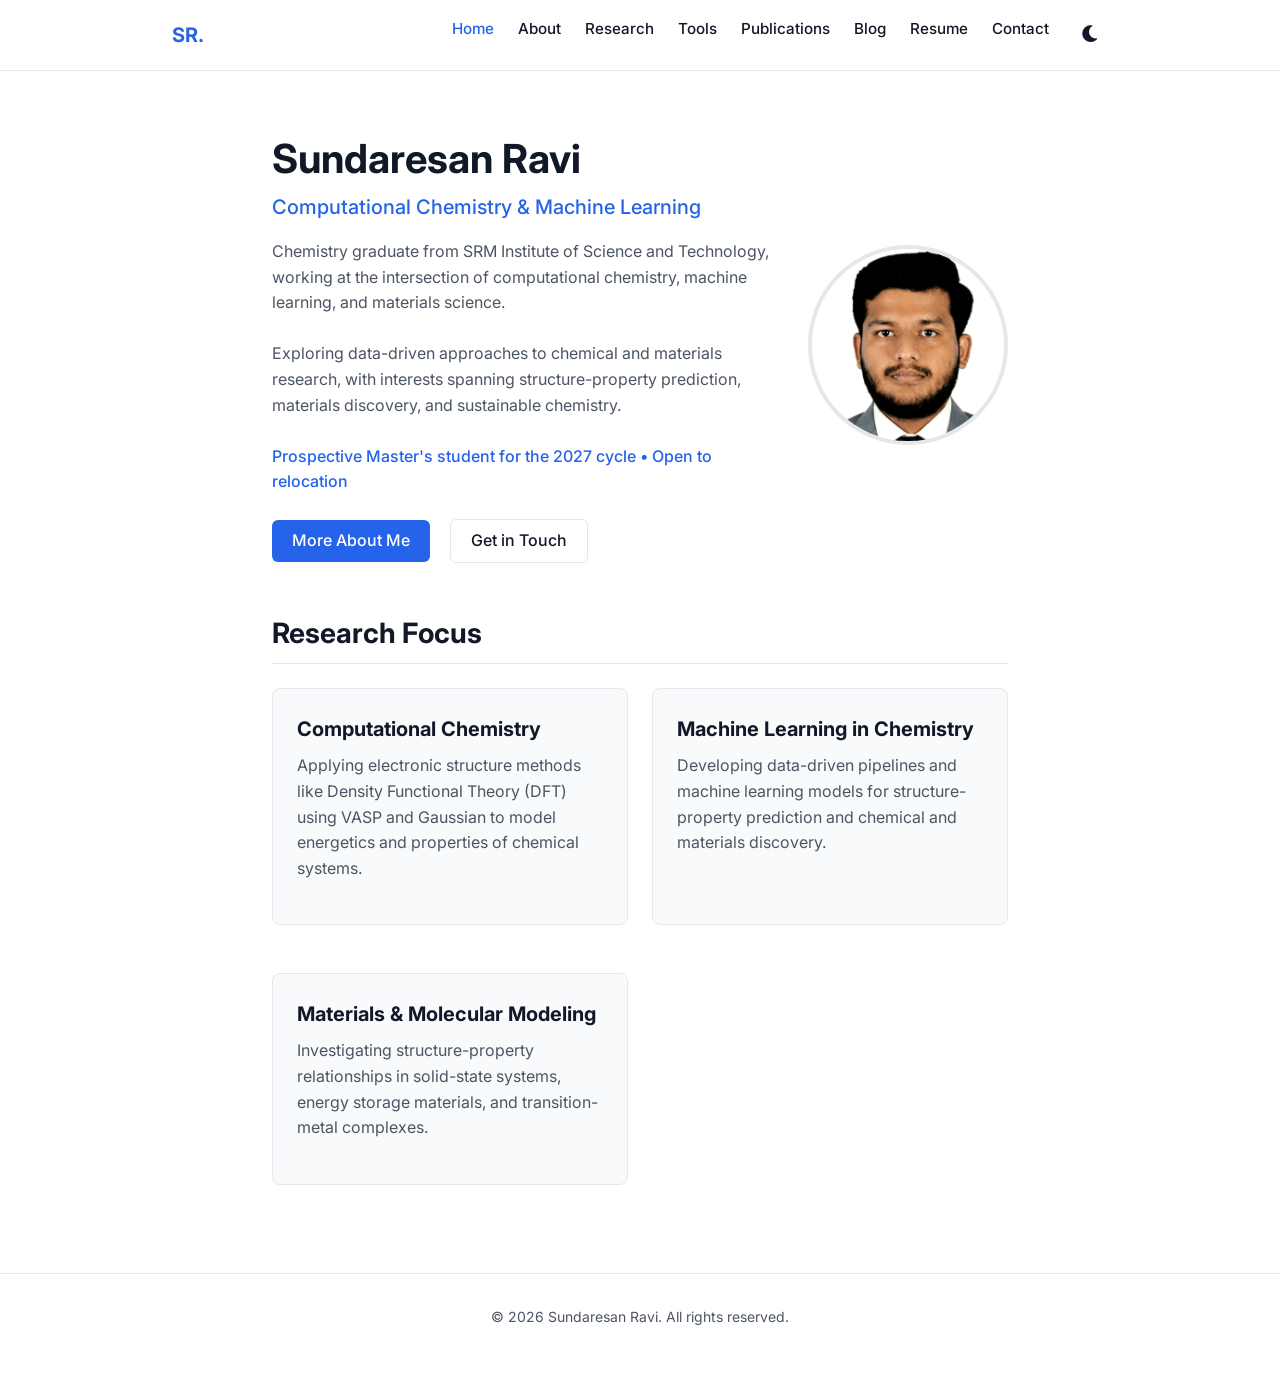
<file: index.html>
<!DOCTYPE html>
<html lang="en">
<head>
  <meta charset="UTF-8">
  <meta name="viewport" content="width=device-width, initial-scale=1.0">
  <meta name="description" content="Sundaresan Ravi - Chemistry Graduate in Computational Chemistry, Machine Learning & Materials Science">
  <title>Sundaresan Ravi | Computational Chemistry & Machine Learning</title>
  <link rel="canonical" href="https://sundaresanravi-aichem.github.io/">

  <link rel="preconnect" href="https://fonts.googleapis.com">
  <link rel="preconnect" href="https://fonts.gstatic.com" crossorigin>
  <link rel="preconnect" href="https://cdnjs.cloudflare.com" crossorigin>
  <link rel="preload" as="image" href="images/profile.png">

  <link rel="stylesheet" href="css/style.css">
  <link href="https://fonts.googleapis.com/css2?family=Inter:wght@400;500;700&display=swap" rel="stylesheet">
  <link rel="stylesheet" href="https://cdnjs.cloudflare.com/ajax/libs/font-awesome/6.0.0/css/all.min.css">

  <!-- Open Graph / Facebook -->
  <meta property="og:type" content="website">
  <meta property="og:url" content="https://sundaresanravi-aichem.github.io/">
  <meta property="og:title" content="Sundaresan Ravi | Computational Chemistry & Machine Learning">
  <meta property="og:description" content="Chemistry graduate exploring computational chemistry, machine learning, and data-driven materials research.">
  <meta property="og:image" content="https://sundaresanravi-aichem.github.io/images/og-image.jpg">

  <!-- Twitter -->
  <meta property="twitter:card" content="summary_large_image">
  <meta property="twitter:url" content="https://sundaresanravi-aichem.github.io/">
  <meta property="twitter:title" content="Sundaresan Ravi | Computational Chemistry & Machine Learning">
  <meta property="twitter:description" content="Chemistry graduate exploring computational chemistry, machine learning, and data-driven materials research.">
  <meta property="twitter:image" content="https://sundaresanravi-aichem.github.io/images/og-image.jpg">
  
  <script type="application/ld+json">
  {
    "@context": "https://schema.org",
    "@type": "Person",
    "name": "Sundaresan Ravi",
    "url": "https://sundaresanravi-aichem.github.io/",
    "jobTitle": "Chemistry Graduate",
    "worksFor": {
      "@type": "Organization",
      "name": "SRM Institute of Science and Technology"
    }
  }
  </script>
</head>
<body>
  <header>
    <nav>
      <div class="logo">
        <a href="index.html" style="font-weight: 700; font-size: 1.25rem;">SR.</a>
      </div>
      <button class="mobile-menu-btn" id="mobile-menu-btn" aria-label="Toggle navigation menu" aria-expanded="false">
        <i class="fas fa-bars"></i>
      </button>
      <ul class="nav-links" id="nav-links">
        <li><a href="index.html">Home</a></li>
        <li><a href="about.html">About</a></li>
        <li><a href="research.html">Research</a></li>
        <li><a href="tools.html">Tools</a></li>
        <li><a href="publications.html">Publications</a></li>
        <li><a href="blog.html">Blog</a></li>
        <li><a href="resume.html">Resume</a></li>
        <li><a href="contact.html">Contact</a></li>
        <li>
          <button class="theme-toggle" id="theme-toggle" aria-label="Toggle dark mode">
            <i class="fas fa-moon"></i>
          </button>
        </li>
      </ul>
    </nav>
  </header>

  <main class="fade-in">
    <section class="hero">
      <div class="hero-text">
        <h1>Sundaresan Ravi</h1>
        <p class="tagline">Computational Chemistry & Machine Learning</p>
        <p>
          Chemistry graduate from SRM Institute of Science and Technology, working at the intersection of 
          computational chemistry, machine learning, and materials science.
          <br><br>
          Exploring data-driven approaches to chemical and materials research, with interests spanning 
          structure-property prediction, materials discovery, and sustainable chemistry.
          <br><br>
          <span style="font-weight: 500; color: var(--accent-color);">Prospective Master's student for the 2027 cycle &bull; Open to relocation</span>
        </p>
        <div style="margin-top: 1.5rem;">
          <a href="about.html" class="btn btn-primary" style="margin-right: 1rem;">More About Me</a>
          <a href="contact.html" class="btn btn-outline">Get in Touch</a>
        </div>
      </div>
      <div class="hero-image" style="flex-shrink: 0;">
        <img src="images/profile.png" alt="Sundaresan Ravi" width="200" height="200" style="border-radius: 50%; object-fit: cover; border: 4px solid var(--border-color);">
      </div>
    </section>

    <section>
      <h2>Research Focus</h2>
      <div style="display: grid; grid-template-columns: repeat(auto-fit, minmax(300px, 1fr)); gap: 1.5rem; margin-top: 1.5rem;">
        <div class="card">
          <h3>Computational Chemistry</h3>
          <p>Applying electronic structure methods like Density Functional Theory (DFT) using VASP and Gaussian to model energetics and properties of chemical systems.</p>
        </div>
        <div class="card">
          <h3>Machine Learning in Chemistry</h3>
          <p>Developing data-driven pipelines and machine learning models for structure-property prediction and chemical and materials discovery.</p>
        </div>
        <div class="card">
          <h3>Materials & Molecular Modeling</h3>
          <p>Investigating structure-property relationships in solid-state systems, energy storage materials, and transition-metal complexes.</p>
        </div>
      </div>
    </section>
  </main>

  <footer>
    <p>&copy; 2026 Sundaresan Ravi. All rights reserved.</p>
  </footer>
  <script src="js/main.js"></script>
</body>
</html>
</file>
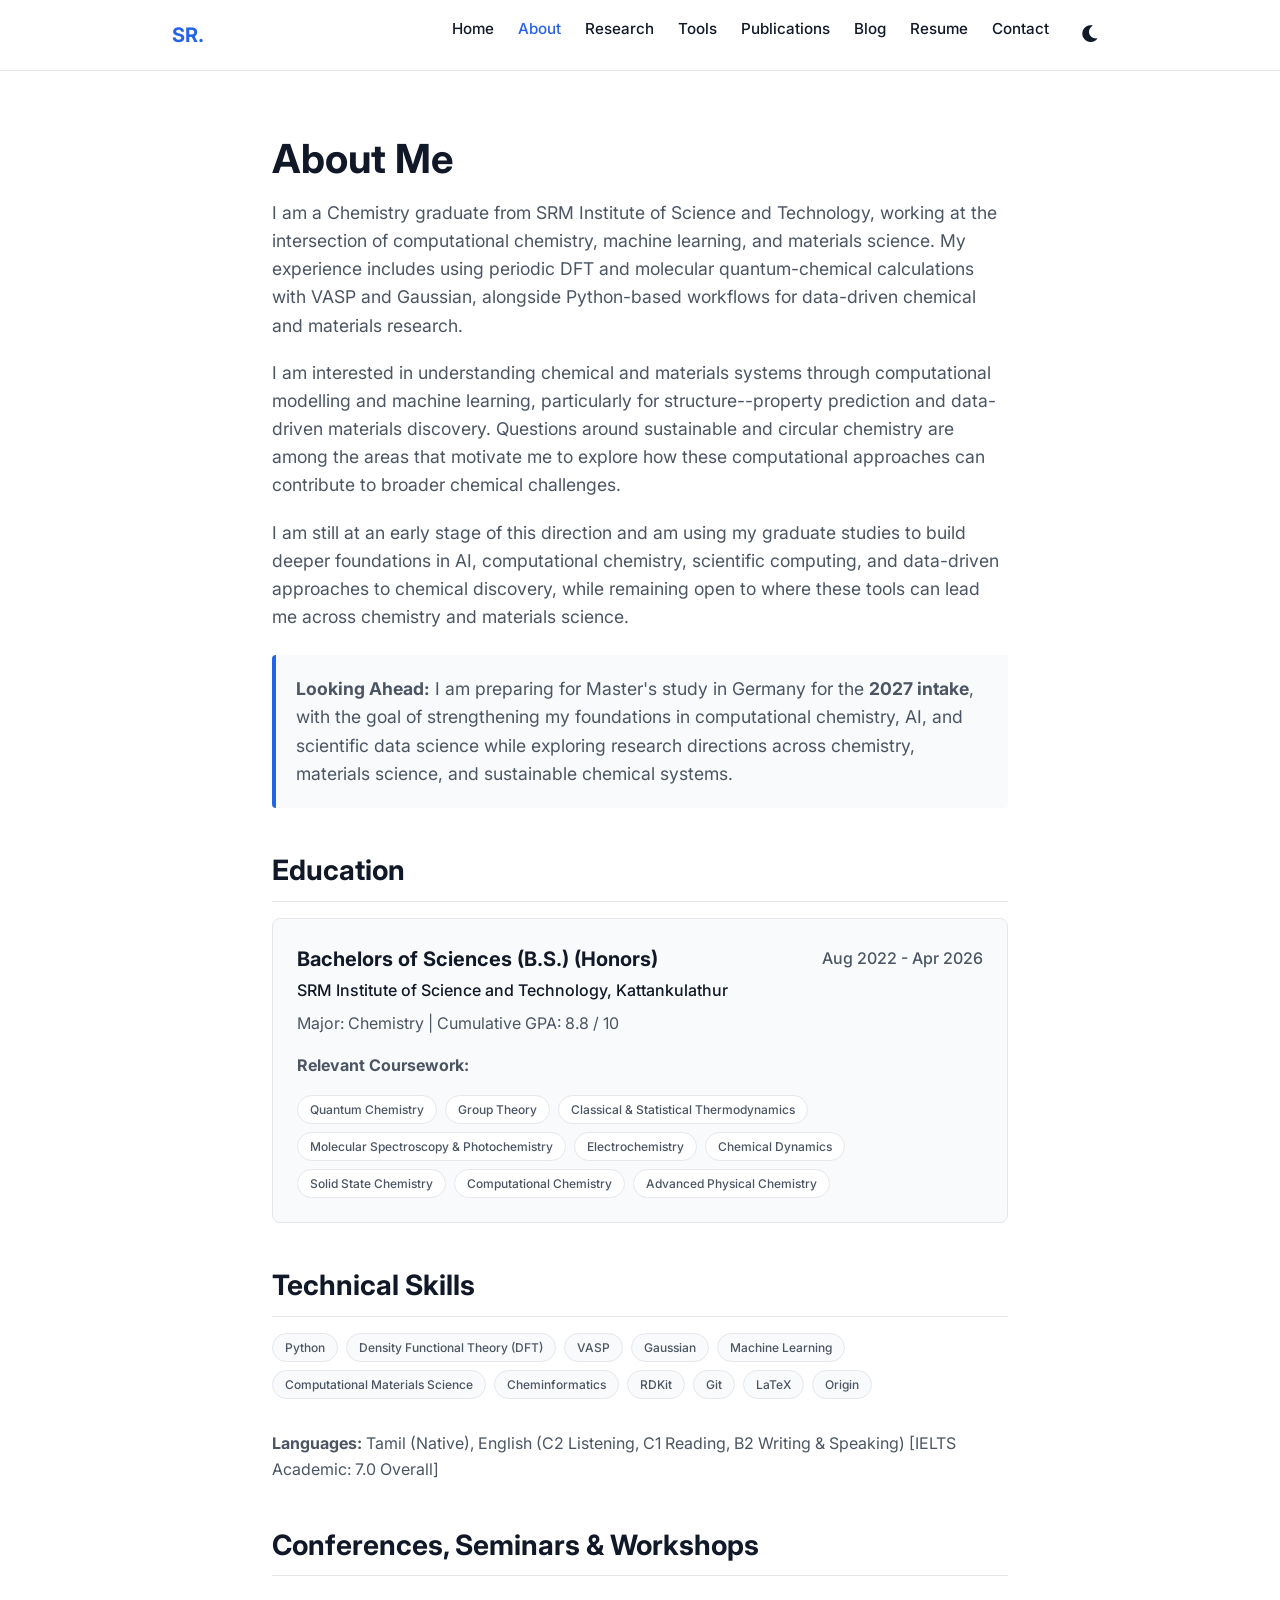
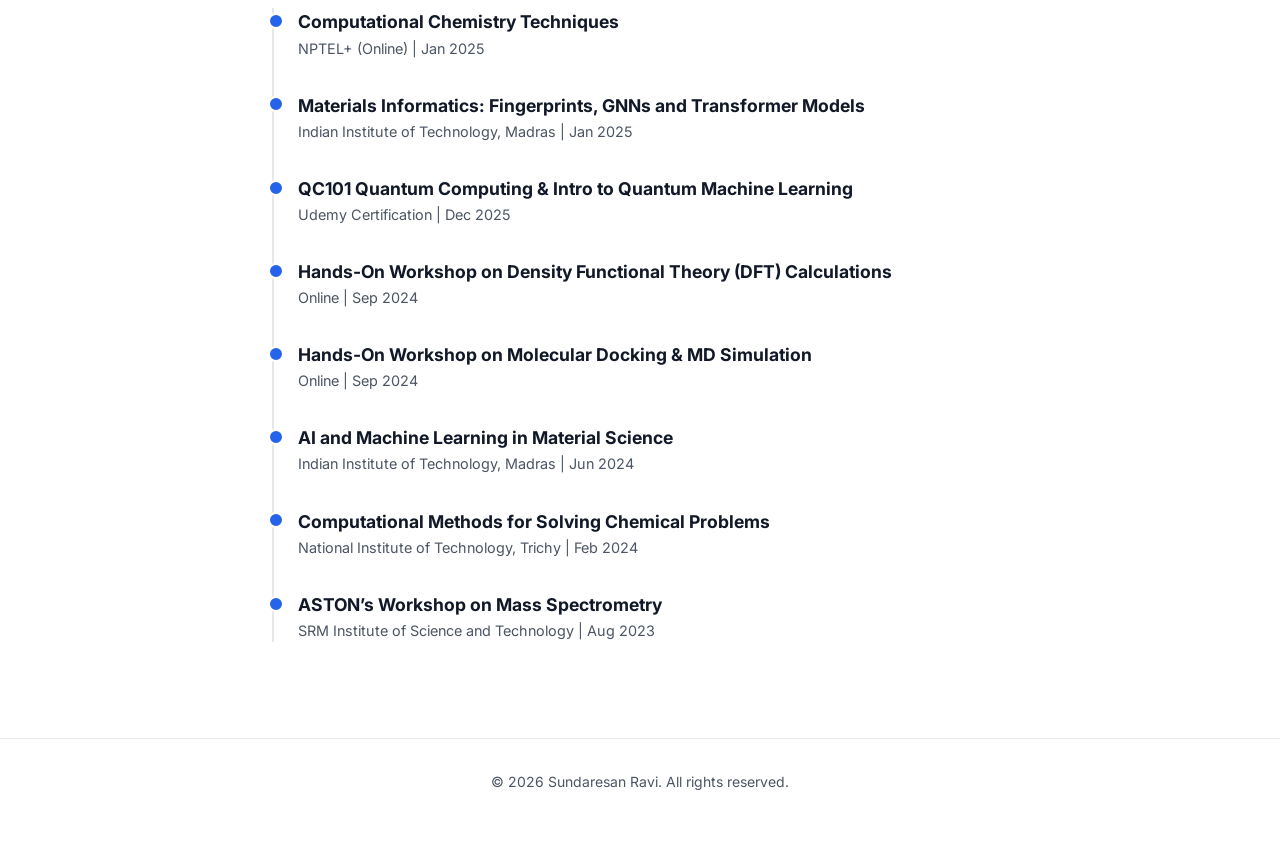
<file: about.html>
<!DOCTYPE html>
<html lang="en">
<head>
  <meta charset="UTF-8">
  <meta name="viewport" content="width=device-width, initial-scale=1.0">
  <meta name="description" content="About Sundaresan Ravi - Education, Skills, and Timeline">
  <title>About | Sundaresan Ravi</title>
  <link rel="stylesheet" href="css/style.css">
  <link href="https://fonts.googleapis.com/css2?family=Inter:wght@400;500;700&display=swap" rel="stylesheet">
  <link rel="stylesheet" href="https://cdnjs.cloudflare.com/ajax/libs/font-awesome/6.0.0/css/all.min.css">
</head>
<body>
  <header>
    <nav>
      <div class="logo">
        <a href="index.html" style="font-weight: 700; font-size: 1.25rem;">SR.</a>
      </div>
      <button class="mobile-menu-btn" id="mobile-menu-btn" aria-label="Toggle navigation menu" aria-expanded="false">
        <i class="fas fa-bars"></i>
      </button>
      <ul class="nav-links" id="nav-links">
        <li><a href="index.html">Home</a></li>
        <li><a href="about.html">About</a></li>
        <li><a href="research.html">Research</a></li>
        <li><a href="tools.html">Tools</a></li>
        <li><a href="publications.html">Publications</a></li>
        <li><a href="blog.html">Blog</a></li>
        <li><a href="resume.html">Resume</a></li>
        <li><a href="contact.html">Contact</a></li>
        <li>
          <button class="theme-toggle" id="theme-toggle" aria-label="Toggle dark mode">
            <i class="fas fa-moon"></i>
          </button>
        </li>
      </ul>
    </nav>
  </header>

  <main class="fade-in">
    <h1>About Me</h1>
    <p style="font-size: 1.1rem;">
      I am a Chemistry graduate from SRM Institute of Science and Technology, working at the intersection of 
      computational chemistry, machine learning, and materials science. My experience includes using periodic 
      DFT and molecular quantum-chemical calculations with VASP and Gaussian, alongside Python-based workflows 
      for data-driven chemical and materials research.
    </p>

    <p style="font-size: 1.1rem;">
      I am interested in understanding chemical and materials systems through computational modelling and 
      machine learning, particularly for structure--property prediction and data-driven materials discovery. 
      Questions around sustainable and circular chemistry are among the areas that motivate me to explore how 
      these computational approaches can contribute to broader chemical challenges.
    </p>
    
    <p style="font-size: 1.1rem;">
      I am still at an early stage of this direction and am using my graduate studies to build deeper foundations 
      in AI, computational chemistry, scientific computing, and data-driven approaches to chemical discovery, 
      while remaining open to where these tools can lead me across chemistry and materials science.
    </p>
    
    <p style="font-size: 1.1rem; padding: 1.25rem; background: var(--card-bg); border-left: 4px solid var(--accent-color); margin-top: 1.5rem; margin-bottom: 2rem; border-radius: 4px;">
      <strong>Looking Ahead:</strong> I am preparing for Master's study in Germany for the <strong>2027 intake</strong>, 
      with the goal of strengthening my foundations in computational chemistry, AI, and scientific data science 
      while exploring research directions across chemistry, materials science, and sustainable chemical systems.
    </p>

    <h2>Education</h2>
    <div class="card">
      <div style="display: flex; justify-content: space-between; align-items: flex-start; flex-wrap: wrap;">
        <div>
          <h3 style="margin-bottom: 0.2rem;">Bachelors of Sciences (B.S.) (Honors)</h3>
          <p style="margin-bottom: 0.5rem; font-weight: 500; color: var(--text-main);">SRM Institute of Science and Technology, Kattankulathur</p>
          <p style="margin-bottom: 0;">Major: Chemistry | Cumulative GPA: 8.8 / 10</p>
        </div>
        <div style="color: var(--text-muted); font-weight: 500; margin-top: 0.2rem;">
          Aug 2022 - Apr 2026
        </div>
      </div>
      <div style="margin-top: 1rem;">
        <p style="margin-bottom: 0.5rem;"><strong>Relevant Coursework:</strong></p>
        <div class="tag-list">
          <span class="tag">Quantum Chemistry</span>
          <span class="tag">Group Theory</span>
          <span class="tag">Classical & Statistical Thermodynamics</span>
          <span class="tag">Molecular Spectroscopy & Photochemistry</span>
          <span class="tag">Electrochemistry</span>
          <span class="tag">Chemical Dynamics</span>
          <span class="tag">Solid State Chemistry</span>
          <span class="tag">Computational Chemistry</span>
          <span class="tag">Advanced Physical Chemistry</span>
        </div>
      </div>
    </div>

    <h2>Technical Skills</h2>
    <div class="tag-list" style="margin-bottom: 2rem;">
      <span class="tag" style="background-color: var(--card-bg);">Python</span>
      <span class="tag" style="background-color: var(--card-bg);">Density Functional Theory (DFT)</span>
      <span class="tag" style="background-color: var(--card-bg);">VASP</span>
      <span class="tag" style="background-color: var(--card-bg);">Gaussian</span>
      <span class="tag" style="background-color: var(--card-bg);">Machine Learning</span>
      <span class="tag" style="background-color: var(--card-bg);">Computational Materials Science</span>
      <span class="tag" style="background-color: var(--card-bg);">Cheminformatics</span>
      <span class="tag" style="background-color: var(--card-bg);">RDKit</span>
      <span class="tag" style="background-color: var(--card-bg);">Git</span>
      <span class="tag" style="background-color: var(--card-bg);">LaTeX</span>
      <span class="tag" style="background-color: var(--card-bg);">Origin</span>
    </div>
    
    <p><strong>Languages:</strong> Tamil (Native), English (C2 Listening, C1 Reading, B2 Writing & Speaking) [IELTS Academic: 7.0 Overall]</p>

    <h2>Conferences, Seminars & Workshops</h2>
    <div class="timeline">
      <div class="timeline-item">
        <h3 style="margin: 0; font-size: 1.1rem;">Computational Chemistry Techniques</h3>
        <p style="margin: 0; font-size: 0.9rem;">NPTEL+ (Online) | Jan 2025</p>
      </div>
      <div class="timeline-item">
        <h3 style="margin: 0; font-size: 1.1rem;">Materials Informatics: Fingerprints, GNNs and Transformer Models</h3>
        <p style="margin: 0; font-size: 0.9rem;">Indian Institute of Technology, Madras | Jan 2025</p>
      </div>
      <div class="timeline-item">
        <h3 style="margin: 0; font-size: 1.1rem;">QC101 Quantum Computing & Intro to Quantum Machine Learning</h3>
        <p style="margin: 0; font-size: 0.9rem;">Udemy Certification | Dec 2025</p>
      </div>
      <div class="timeline-item">
        <h3 style="margin: 0; font-size: 1.1rem;">Hands-On Workshop on Density Functional Theory (DFT) Calculations</h3>
        <p style="margin: 0; font-size: 0.9rem;">Online | Sep 2024</p>
      </div>
      <div class="timeline-item">
        <h3 style="margin: 0; font-size: 1.1rem;">Hands-On Workshop on Molecular Docking & MD Simulation</h3>
        <p style="margin: 0; font-size: 0.9rem;">Online | Sep 2024</p>
      </div>
      <div class="timeline-item">
        <h3 style="margin: 0; font-size: 1.1rem;">AI and Machine Learning in Material Science</h3>
        <p style="margin: 0; font-size: 0.9rem;">Indian Institute of Technology, Madras | Jun 2024</p>
      </div>
      <div class="timeline-item">
        <h3 style="margin: 0; font-size: 1.1rem;">Computational Methods for Solving Chemical Problems</h3>
        <p style="margin: 0; font-size: 0.9rem;">National Institute of Technology, Trichy | Feb 2024</p>
      </div>
      <div class="timeline-item">
        <h3 style="margin: 0; font-size: 1.1rem;">ASTON’s Workshop on Mass Spectrometry</h3>
        <p style="margin: 0; font-size: 0.9rem;">SRM Institute of Science and Technology | Aug 2023</p>
      </div>
    </div>
  </main>

  <footer>
    <p>&copy; 2026 Sundaresan Ravi. All rights reserved.</p>
  </footer>
  <script src="js/main.js"></script>
</body>
</html>
</file>
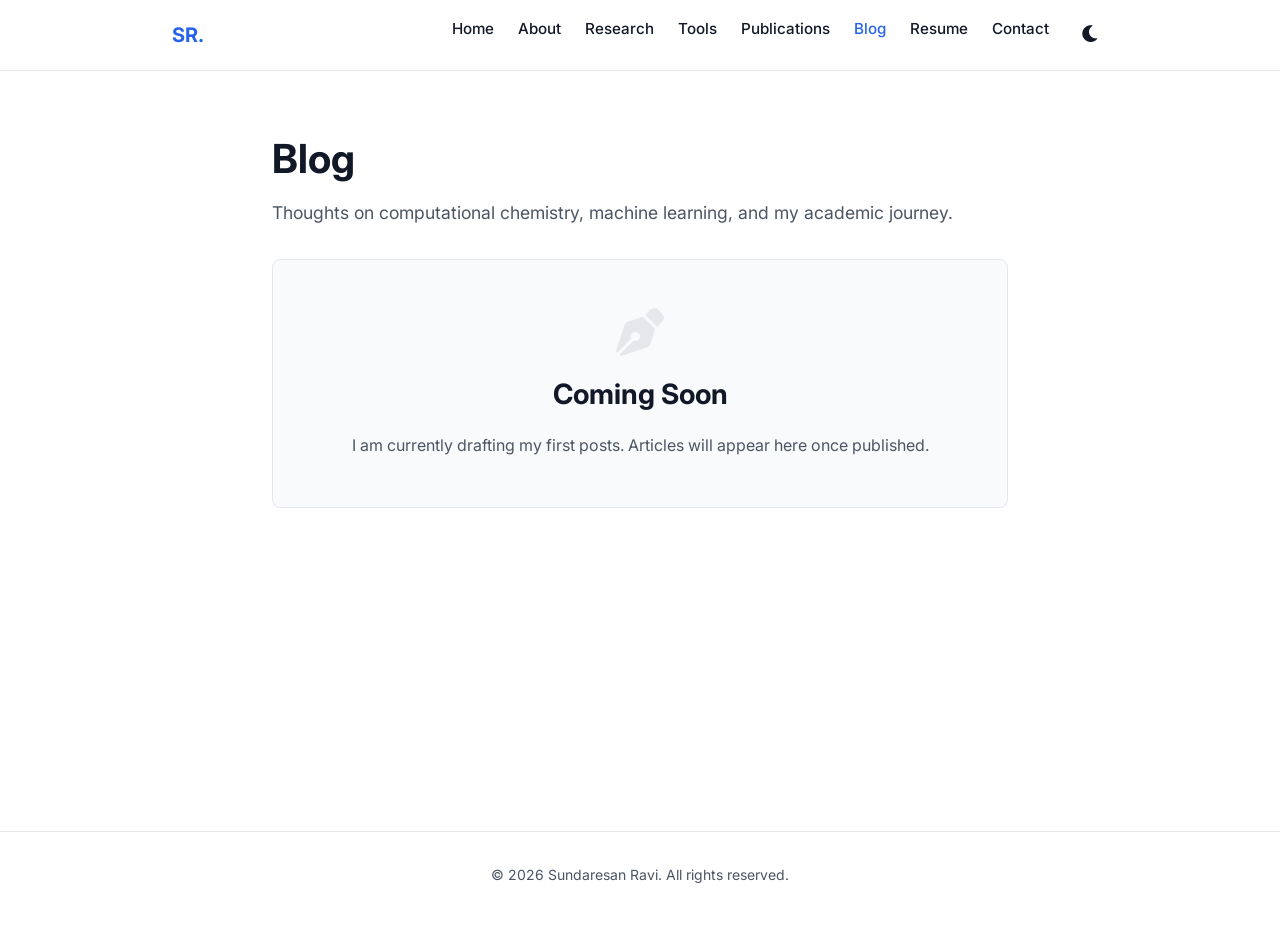
<file: blog.html>
<!DOCTYPE html>
<html lang="en">
<head>
  <meta charset="UTF-8">
  <meta name="viewport" content="width=device-width, initial-scale=1.0">
  <meta name="description" content="Blog and Articles by Sundaresan Ravi">
  <title>Blog | Sundaresan Ravi</title>
  <link rel="stylesheet" href="css/style.css">
  <link href="https://fonts.googleapis.com/css2?family=Inter:wght@400;500;700&display=swap" rel="stylesheet">
  <link rel="stylesheet" href="https://cdnjs.cloudflare.com/ajax/libs/font-awesome/6.0.0/css/all.min.css">
</head>
<body>
  <header>
    <nav>
      <div class="logo">
        <a href="index.html" style="font-weight: 700; font-size: 1.25rem;">SR.</a>
      </div>
      <button class="mobile-menu-btn" id="mobile-menu-btn" aria-label="Toggle navigation menu" aria-expanded="false">
        <i class="fas fa-bars"></i>
      </button>
      <ul class="nav-links" id="nav-links">
        <li><a href="index.html">Home</a></li>
        <li><a href="about.html">About</a></li>
        <li><a href="research.html">Research</a></li>
        <li><a href="tools.html">Tools</a></li>
        <li><a href="publications.html">Publications</a></li>
        <li><a href="blog.html">Blog</a></li>
        <li><a href="resume.html">Resume</a></li>
        <li><a href="contact.html">Contact</a></li>
        <li>
          <button class="theme-toggle" id="theme-toggle" aria-label="Toggle dark mode">
            <i class="fas fa-moon"></i>
          </button>
        </li>
      </ul>
    </nav>
  </header>

  <main class="fade-in">
    <h1>Blog</h1>
    <p style="font-size: 1.1rem; margin-bottom: 2rem;">
      Thoughts on computational chemistry, machine learning, and my academic journey.
    </p>

    <div class="card" style="text-align: center; padding: 3rem 1.5rem;">
      <i class="fas fa-pen-nib" style="font-size: 3rem; color: var(--border-color); margin-bottom: 1rem;"></i>
      <h2 style="border: none; margin-top: 0; padding-bottom: 0;">Coming Soon</h2>
      <p style="margin-bottom: 0;">I am currently drafting my first posts. Articles will appear here once published.</p>
    </div>
  </main>

  <footer>
    <p>&copy; 2026 Sundaresan Ravi. All rights reserved.</p>
  </footer>
  <script src="js/main.js"></script>
</body>
</html>
</file>
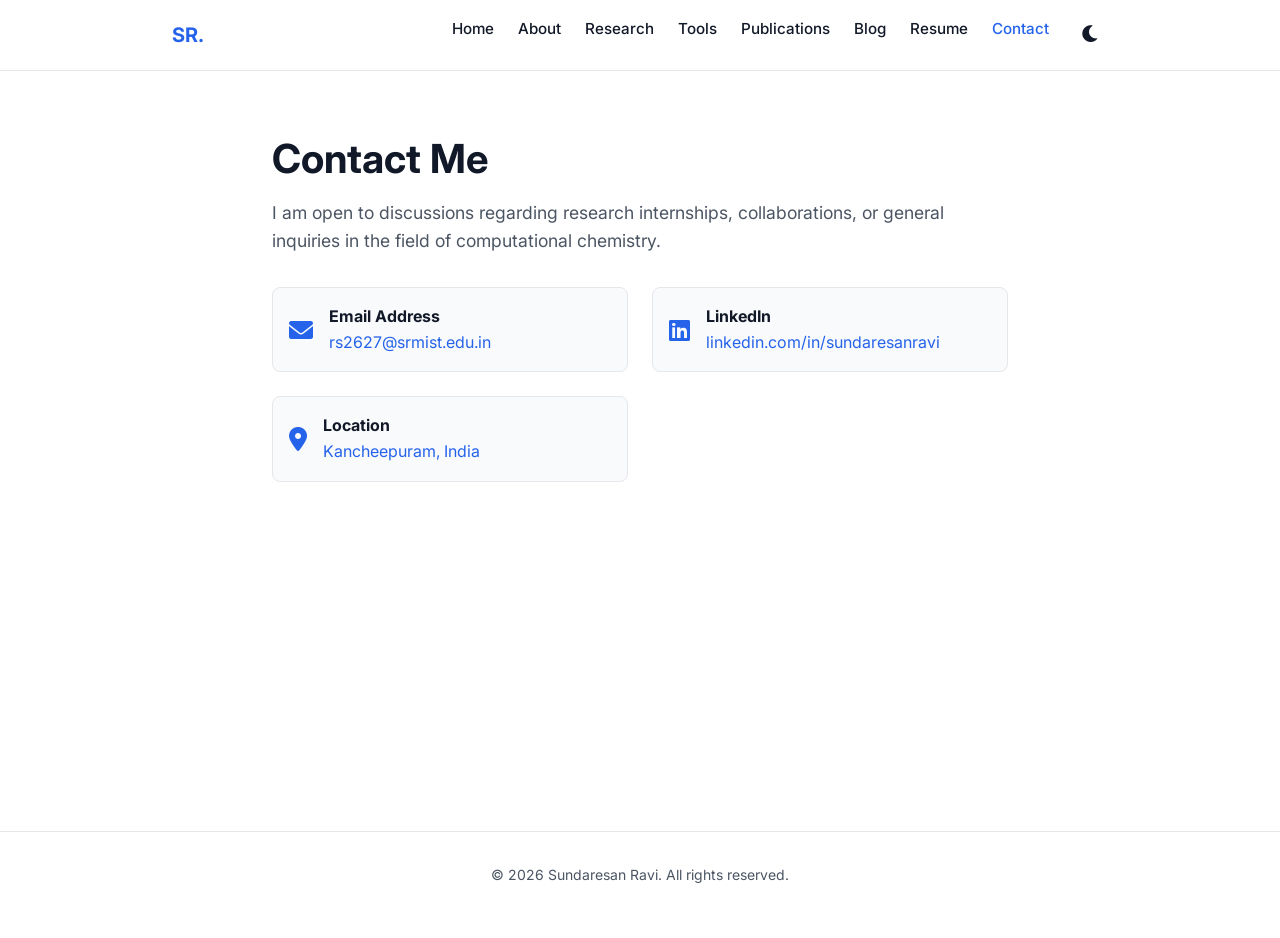
<file: contact.html>
<!DOCTYPE html>
<html lang="en">
<head>
  <meta charset="UTF-8">
  <meta name="viewport" content="width=device-width, initial-scale=1.0">
  <meta name="description" content="Contact Sundaresan Ravi">
  <title>Contact | Sundaresan Ravi</title>
  <link rel="stylesheet" href="css/style.css">
  <link href="https://fonts.googleapis.com/css2?family=Inter:wght@400;500;700&display=swap" rel="stylesheet">
  <link rel="stylesheet" href="https://cdnjs.cloudflare.com/ajax/libs/font-awesome/6.0.0/css/all.min.css">
</head>
<body>
  <header>
    <nav>
      <div class="logo">
        <a href="index.html" style="font-weight: 700; font-size: 1.25rem;">SR.</a>
      </div>
      <button class="mobile-menu-btn" id="mobile-menu-btn" aria-label="Toggle navigation menu" aria-expanded="false">
        <i class="fas fa-bars"></i>
      </button>
      <ul class="nav-links" id="nav-links">
        <li><a href="index.html">Home</a></li>
        <li><a href="about.html">About</a></li>
        <li><a href="research.html">Research</a></li>
        <li><a href="tools.html">Tools</a></li>
        <li><a href="publications.html">Publications</a></li>
        <li><a href="blog.html">Blog</a></li>
        <li><a href="resume.html">Resume</a></li>
        <li><a href="contact.html">Contact</a></li>
        <li>
          <button class="theme-toggle" id="theme-toggle" aria-label="Toggle dark mode">
            <i class="fas fa-moon"></i>
          </button>
        </li>
      </ul>
    </nav>
  </header>

  <main class="fade-in">
    <h1>Contact Me</h1>
    <p style="font-size: 1.1rem; margin-bottom: 2rem;">
      I am open to discussions regarding research internships, collaborations, or general inquiries in the field of computational chemistry.
    </p>

    <div class="contact-grid">
      <div class="contact-item">
        <i class="fas fa-envelope"></i>
        <div>
          <h3 style="margin: 0; font-size: 1rem;">Email Address</h3>
          <a href="mailto:rs2627@srmist.edu.in">rs2627@srmist.edu.in</a>
        </div>
      </div>

      <div class="contact-item">
        <i class="fab fa-linkedin"></i>
        <div>
          <h3 style="margin: 0; font-size: 1rem;">LinkedIn</h3>
          <a href="https://www.linkedin.com/in/sundaresanravi" target="_blank" rel="noopener noreferrer">linkedin.com/in/sundaresanravi</a>
        </div>
      </div>

      <div class="contact-item">
        <i class="fas fa-map-marker-alt"></i>
        <div>
          <h3 style="margin: 0; font-size: 1rem;">Location</h3>
          <p style="margin: 0; color: var(--accent-color);">Kancheepuram, India</p>
        </div>
      </div>
    </div>
  </main>

  <footer>
    <p>&copy; 2026 Sundaresan Ravi. All rights reserved.</p>
  </footer>
  <script src="js/main.js"></script>
</body>
</html>
</file>
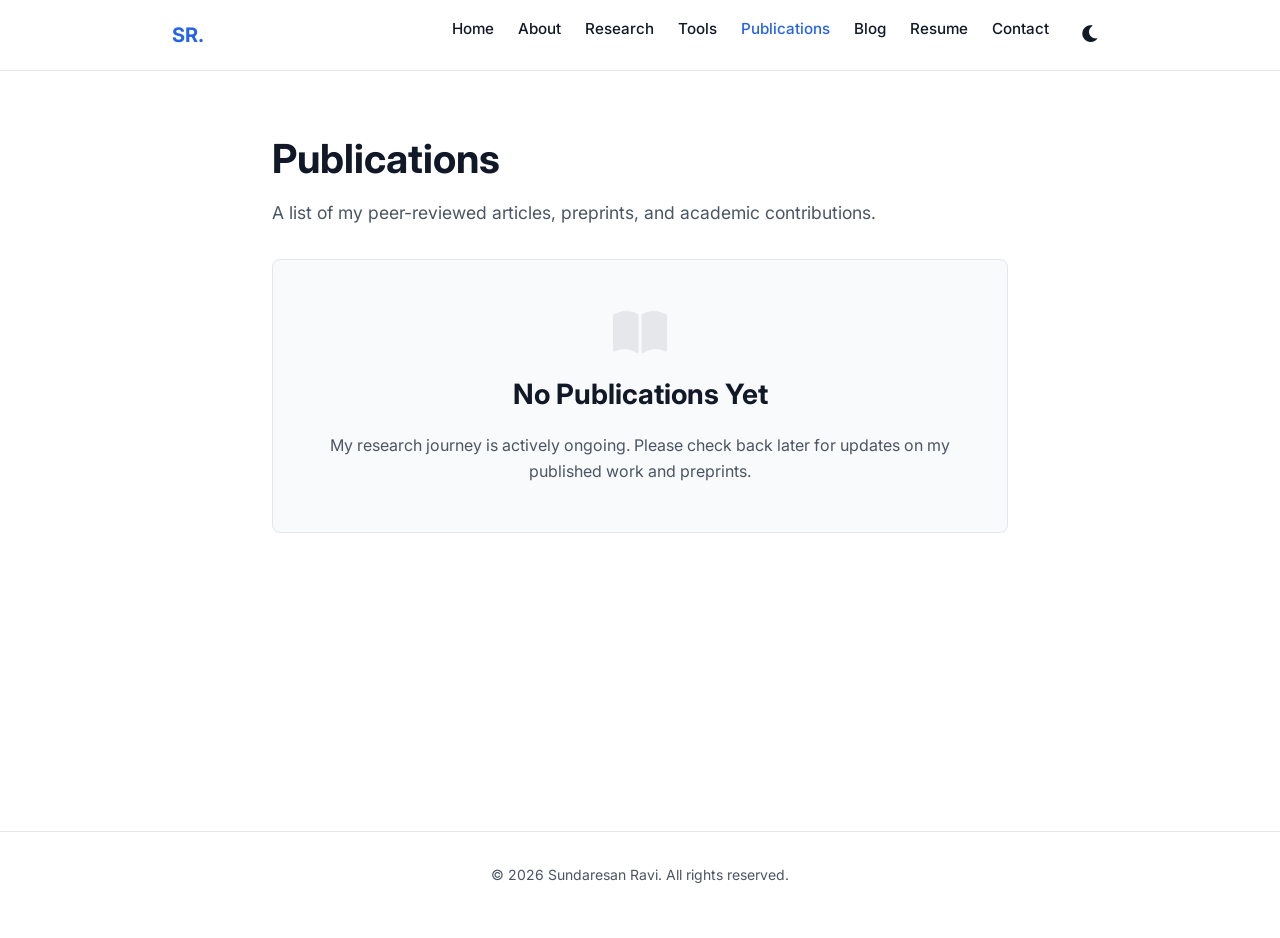
<file: publications.html>
<!DOCTYPE html>
<html lang="en">
<head>
  <meta charset="UTF-8">
  <meta name="viewport" content="width=device-width, initial-scale=1.0">
  <meta name="description" content="Publications by Sundaresan Ravi">
  <title>Publications | Sundaresan Ravi</title>
  <link rel="stylesheet" href="css/style.css">
  <link href="https://fonts.googleapis.com/css2?family=Inter:wght@400;500;700&display=swap" rel="stylesheet">
  <link rel="stylesheet" href="https://cdnjs.cloudflare.com/ajax/libs/font-awesome/6.0.0/css/all.min.css">
</head>
<body>
  <header>
    <nav>
      <div class="logo">
        <a href="index.html" style="font-weight: 700; font-size: 1.25rem;">SR.</a>
      </div>
      <button class="mobile-menu-btn" id="mobile-menu-btn" aria-label="Toggle navigation menu" aria-expanded="false">
        <i class="fas fa-bars"></i>
      </button>
      <ul class="nav-links" id="nav-links">
        <li><a href="index.html">Home</a></li>
        <li><a href="about.html">About</a></li>
        <li><a href="research.html">Research</a></li>
        <li><a href="tools.html">Tools</a></li>
        <li><a href="publications.html">Publications</a></li>
        <li><a href="blog.html">Blog</a></li>
        <li><a href="resume.html">Resume</a></li>
        <li><a href="contact.html">Contact</a></li>
        <li>
          <button class="theme-toggle" id="theme-toggle" aria-label="Toggle dark mode">
            <i class="fas fa-moon"></i>
          </button>
        </li>
      </ul>
    </nav>
  </header>

  <main class="fade-in">
    <h1>Publications</h1>
    <p style="font-size: 1.1rem; margin-bottom: 2rem;">
      A list of my peer-reviewed articles, preprints, and academic contributions.
    </p>

    <div class="card" style="text-align: center; padding: 3rem 1.5rem;">
      <i class="fas fa-book-open" style="font-size: 3rem; color: var(--border-color); margin-bottom: 1rem;"></i>
      <h2 style="border: none; margin-top: 0; padding-bottom: 0;">No Publications Yet</h2>
      <p style="margin-bottom: 0;">My research journey is actively ongoing. Please check back later for updates on my published work and preprints.</p>
    </div>
  </main>

  <footer>
    <p>&copy; 2026 Sundaresan Ravi. All rights reserved.</p>
  </footer>
  <script src="js/main.js"></script>
</body>
</html>
</file>
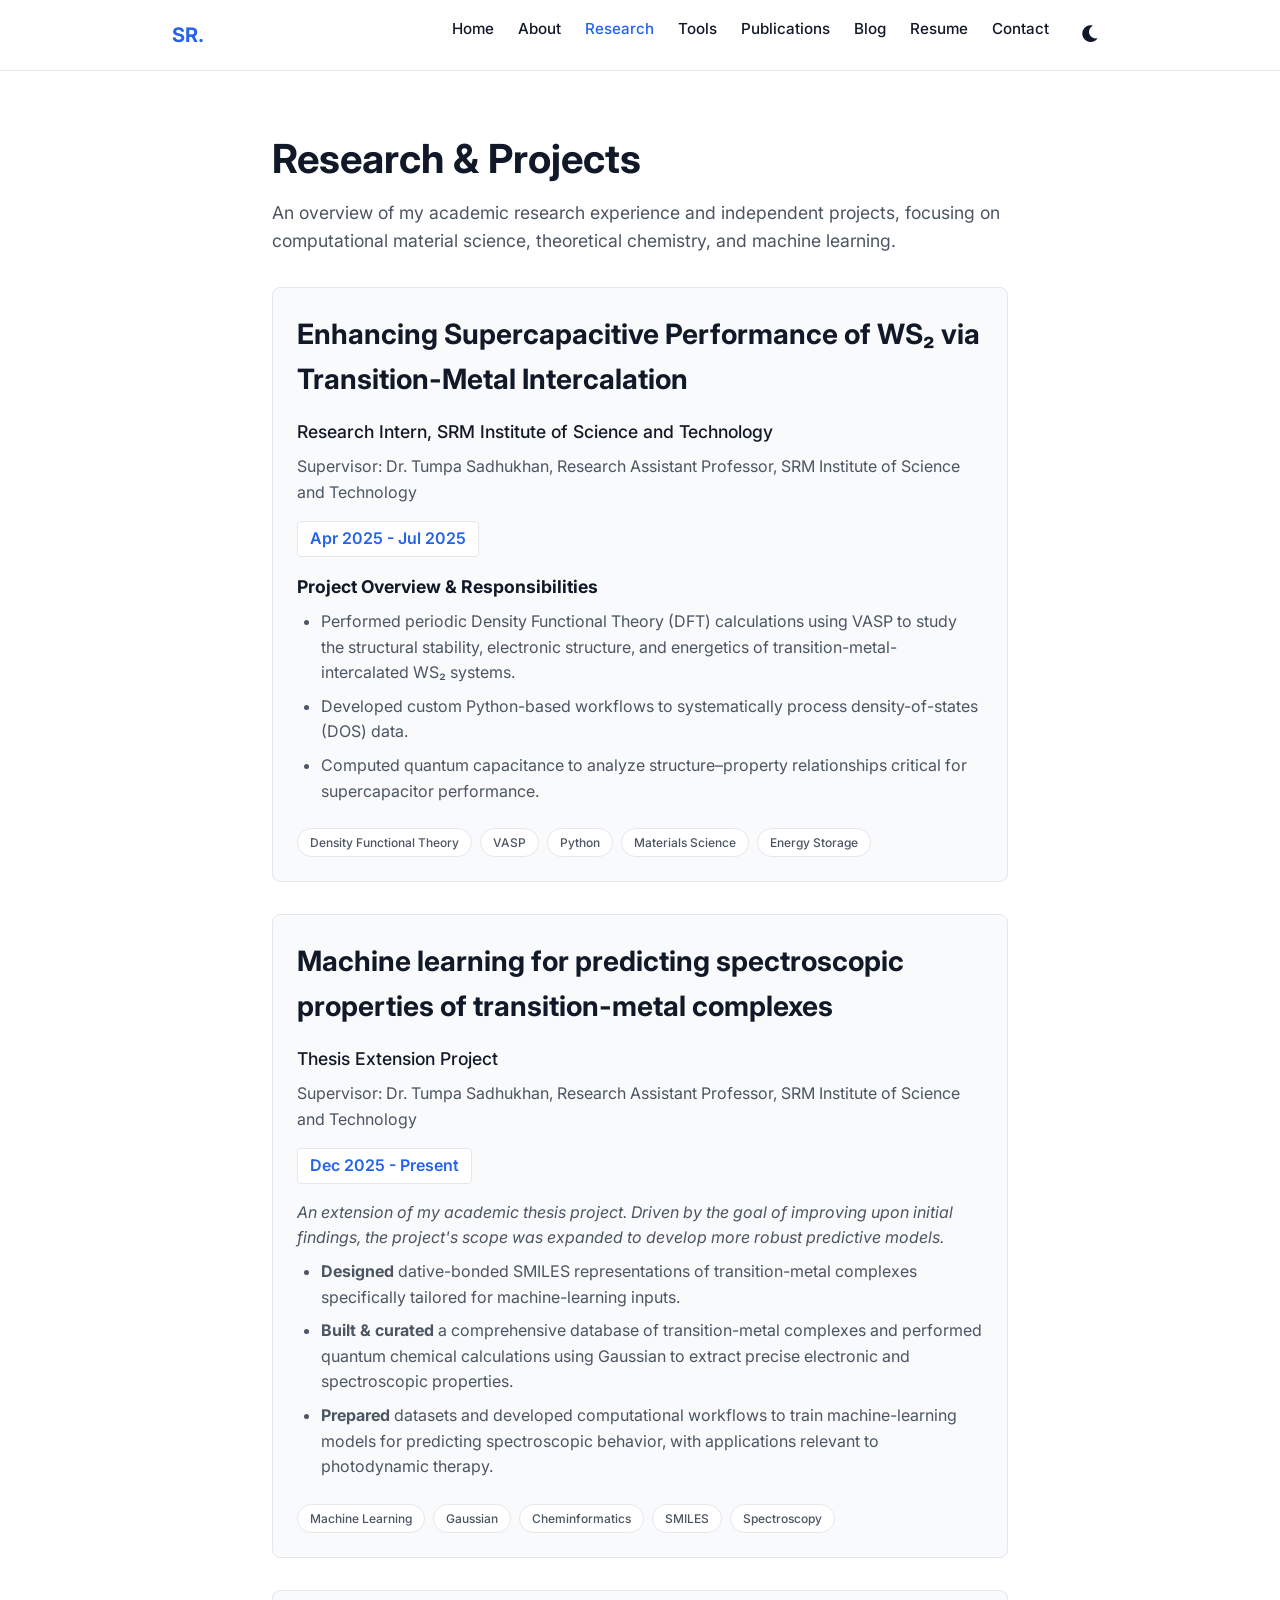
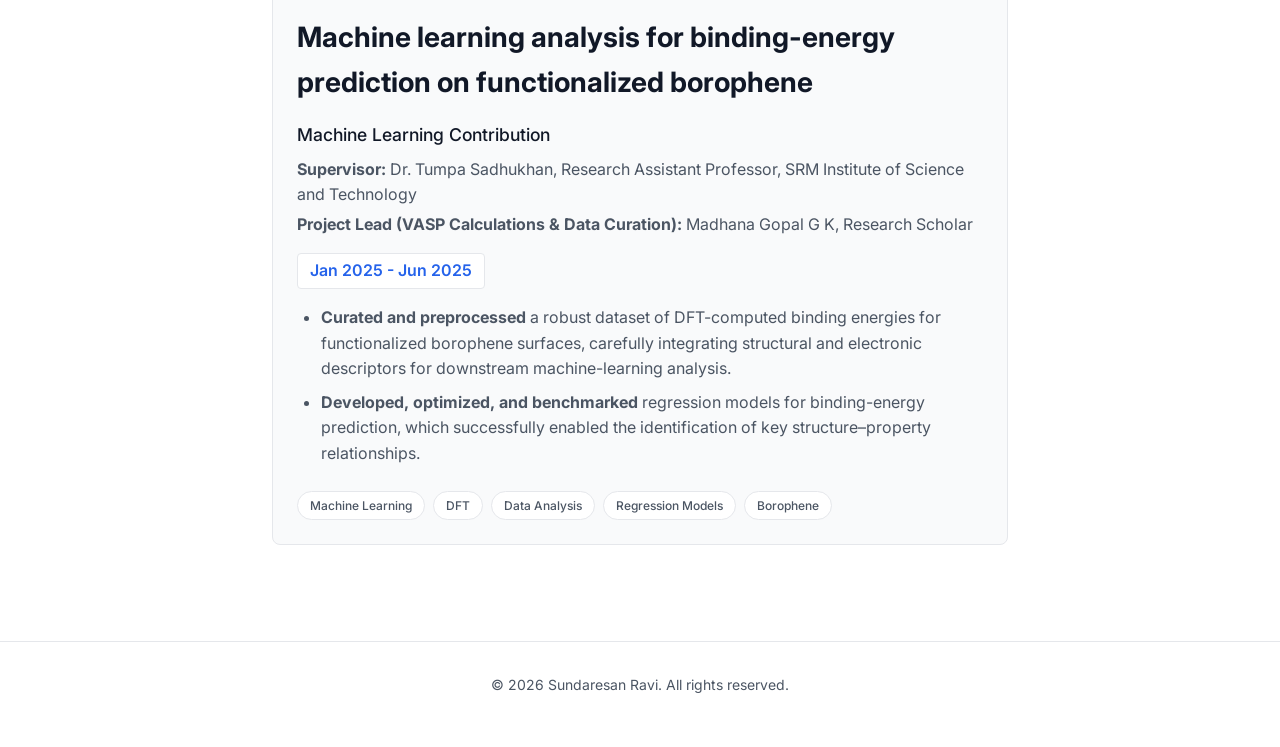
<file: research.html>
<!DOCTYPE html>
<html lang="en">
<head>
  <meta charset="UTF-8">
  <meta name="viewport" content="width=device-width, initial-scale=1.0">
  <meta name="description" content="Research and Projects by Sundaresan Ravi">
  <title>Research & Projects | Sundaresan Ravi</title>
  <link rel="stylesheet" href="css/style.css">
  <link href="https://fonts.googleapis.com/css2?family=Inter:wght@400;500;700&display=swap" rel="stylesheet">
  <link rel="stylesheet" href="https://cdnjs.cloudflare.com/ajax/libs/font-awesome/6.0.0/css/all.min.css">
</head>
<body>
  <header>
    <nav>
      <div class="logo">
        <a href="index.html" style="font-weight: 700; font-size: 1.25rem;">SR.</a>
      </div>
      <button class="mobile-menu-btn" id="mobile-menu-btn" aria-label="Toggle navigation menu" aria-expanded="false">
        <i class="fas fa-bars"></i>
      </button>
      <ul class="nav-links" id="nav-links">
        <li><a href="index.html">Home</a></li>
        <li><a href="about.html">About</a></li>
        <li><a href="research.html">Research</a></li>
        <li><a href="tools.html">Tools</a></li>
        <li><a href="publications.html">Publications</a></li>
        <li><a href="blog.html">Blog</a></li>
        <li><a href="resume.html">Resume</a></li>
        <li><a href="contact.html">Contact</a></li>
        <li>
          <button class="theme-toggle" id="theme-toggle" aria-label="Toggle dark mode">
            <i class="fas fa-moon"></i>
          </button>
        </li>
      </ul>
    </nav>
  </header>

  <main class="fade-in">
    <h1>Research & Projects</h1>
    <p style="font-size: 1.1rem; margin-bottom: 2rem;">
      An overview of my academic research experience and independent projects, focusing on computational material science, theoretical chemistry, and machine learning.
    </p>

    <div class="card" style="margin-bottom: 2rem;">
      <div style="display: flex; justify-content: space-between; align-items: flex-start; flex-wrap: wrap;">
        <div>
          <h2 style="margin-top: 0; border: none; padding: 0;">Enhancing Supercapacitive Performance of WS₂ via Transition-Metal Intercalation</h2>
          <p style="margin-bottom: 0.5rem; font-weight: 500; color: var(--text-main); font-size: 1.1rem;">Research Intern, SRM Institute of Science and Technology</p>
          <p style="margin-bottom: 1rem;">Supervisor: Dr. Tumpa Sadhukhan, Research Assistant Professor, SRM Institute of Science and Technology</p>
        </div>
        <div style="color: var(--accent-color); font-weight: 600; background: var(--bg-color); padding: 0.25rem 0.75rem; border-radius: 4px; border: 1px solid var(--border-color);">
          Apr 2025 - Jul 2025
        </div>
      </div>
      
      <h3 style="font-size: 1.1rem; margin-top: 1rem;">Project Overview & Responsibilities</h3>
      <ul style="padding-left: 1.5rem; color: var(--text-muted); margin-bottom: 1.5rem;">
        <li style="margin-bottom: 0.5rem;">Performed periodic Density Functional Theory (DFT) calculations using VASP to study the structural stability, electronic structure, and energetics of transition-metal-intercalated WS₂ systems.</li>
        <li style="margin-bottom: 0.5rem;">Developed custom Python-based workflows to systematically process density-of-states (DOS) data.</li>
        <li style="margin-bottom: 0.5rem;">Computed quantum capacitance to analyze structure–property relationships critical for supercapacitor performance.</li>
      </ul>

      <div class="tag-list">
        <span class="tag">Density Functional Theory</span>
        <span class="tag">VASP</span>
        <span class="tag">Python</span>
        <span class="tag">Materials Science</span>
        <span class="tag">Energy Storage</span>
      </div>
    </div>

    <div class="card" style="margin-bottom: 2rem;">
      <div style="display: flex; justify-content: space-between; align-items: flex-start; flex-wrap: wrap;">
        <div>
          <h2 style="margin-top: 0; border: none; padding: 0;">Machine learning for predicting spectroscopic properties of transition-metal complexes</h2>
          <p style="margin-bottom: 0.5rem; font-weight: 500; color: var(--text-main); font-size: 1.1rem;">Thesis Extension Project</p>
          <p style="margin-bottom: 1rem;">Supervisor: Dr. Tumpa Sadhukhan, Research Assistant Professor, SRM Institute of Science and Technology</p>
        </div>
        <div style="color: var(--accent-color); font-weight: 600; background: var(--bg-color); padding: 0.25rem 0.75rem; border-radius: 4px; border: 1px solid var(--border-color);">
          Dec 2025 - Present
        </div>
      </div>
      
      <p style="color: var(--text-muted); margin-top: 1rem; margin-bottom: 0.5rem;">
        <em>An extension of my academic thesis project. Driven by the goal of improving upon initial findings, the project's scope was expanded to develop more robust predictive models.</em>
      </p>

      <ul style="padding-left: 1.5rem; color: var(--text-muted); margin-top: 0.5rem; margin-bottom: 1.5rem;">
        <li style="margin-bottom: 0.5rem;"><strong>Designed</strong> dative-bonded SMILES representations of transition-metal complexes specifically tailored for machine-learning inputs.</li>
        <li style="margin-bottom: 0.5rem;"><strong>Built & curated</strong> a comprehensive database of transition-metal complexes and performed quantum chemical calculations using Gaussian to extract precise electronic and spectroscopic properties.</li>
        <li style="margin-bottom: 0.5rem;"><strong>Prepared</strong> datasets and developed computational workflows to train machine-learning models for predicting spectroscopic behavior, with applications relevant to photodynamic therapy.</li>
      </ul>

      <div class="tag-list">
        <span class="tag">Machine Learning</span>
        <span class="tag">Gaussian</span>
        <span class="tag">Cheminformatics</span>
        <span class="tag">SMILES</span>
        <span class="tag">Spectroscopy</span>
      </div>
    </div>

    <div class="card" style="margin-bottom: 2rem;">
      <div style="display: flex; justify-content: space-between; align-items: flex-start; flex-wrap: wrap;">
        <div>
          <h2 style="margin-top: 0; border: none; padding: 0;">Machine learning analysis for binding-energy prediction on functionalized borophene</h2>
          <p style="margin-bottom: 0.5rem; font-weight: 500; color: var(--text-main); font-size: 1.1rem;">Machine Learning Contribution</p>
          <p style="margin-bottom: 0.25rem;"><strong>Supervisor:</strong> Dr. Tumpa Sadhukhan, Research Assistant Professor, SRM Institute of Science and Technology</p>
          <p style="margin-bottom: 1rem;"><strong>Project Lead (VASP Calculations & Data Curation):</strong> Madhana Gopal G K, Research Scholar</p>
        </div>
        <div style="color: var(--accent-color); font-weight: 600; background: var(--bg-color); padding: 0.25rem 0.75rem; border-radius: 4px; border: 1px solid var(--border-color);">
          Jan 2025 - Jun 2025
        </div>
      </div>
      
      <ul style="padding-left: 1.5rem; color: var(--text-muted); margin-top: 1rem; margin-bottom: 1.5rem;">
        <li style="margin-bottom: 0.5rem;"><strong>Curated and preprocessed</strong> a robust dataset of DFT-computed binding energies for functionalized borophene surfaces, carefully integrating structural and electronic descriptors for downstream machine-learning analysis.</li>
        <li style="margin-bottom: 0.5rem;"><strong>Developed, optimized, and benchmarked</strong> regression models for binding-energy prediction, which successfully enabled the identification of key structure–property relationships.</li>
      </ul>

      <div class="tag-list">
        <span class="tag">Machine Learning</span>
        <span class="tag">DFT</span>
        <span class="tag">Data Analysis</span>
        <span class="tag">Regression Models</span>
        <span class="tag">Borophene</span>
      </div>
    </div>
  </main>

  <footer>
    <p>&copy; 2026 Sundaresan Ravi. All rights reserved.</p>
  </footer>
  <script src="js/main.js"></script>
</body>
</html>
</file>
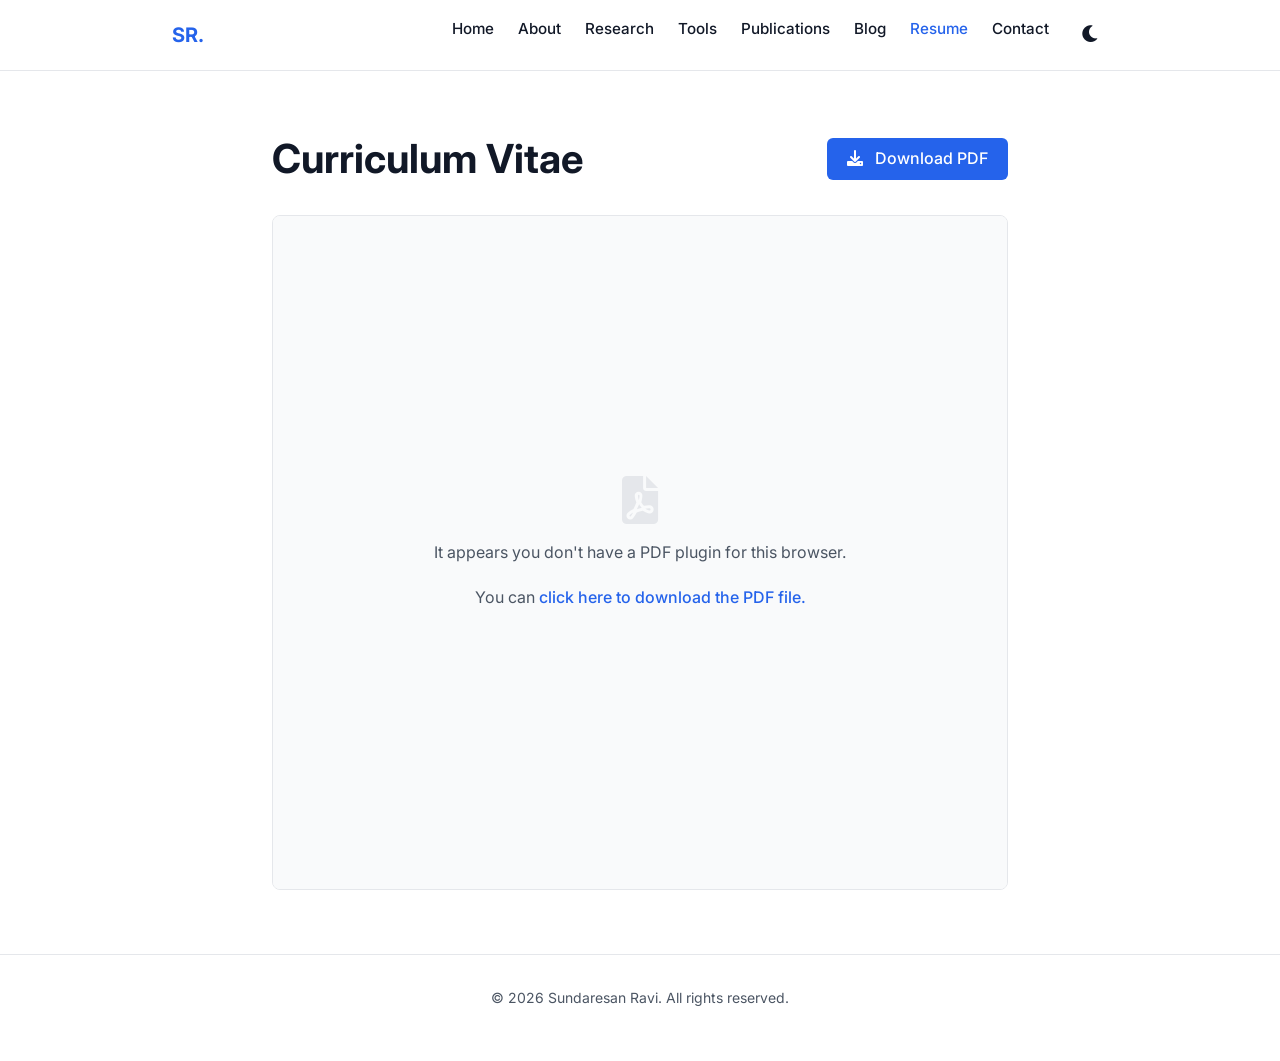
<file: resume.html>
<!DOCTYPE html>
<html lang="en">
<head>
  <meta charset="UTF-8">
  <meta name="viewport" content="width=device-width, initial-scale=1.0">
  <meta name="description" content="Resume of Sundaresan Ravi">
  <title>Resume | Sundaresan Ravi</title>
  <link rel="stylesheet" href="css/style.css">
  <link href="https://fonts.googleapis.com/css2?family=Inter:wght@400;500;700&display=swap" rel="stylesheet">
  <link rel="stylesheet" href="https://cdnjs.cloudflare.com/ajax/libs/font-awesome/6.0.0/css/all.min.css">
</head>
<body>
  <header>
    <nav>
      <div class="logo">
        <a href="index.html" style="font-weight: 700; font-size: 1.25rem;">SR.</a>
      </div>
      <button class="mobile-menu-btn" id="mobile-menu-btn" aria-label="Toggle navigation menu" aria-expanded="false">
        <i class="fas fa-bars"></i>
      </button>
      <ul class="nav-links" id="nav-links">
        <li><a href="index.html">Home</a></li>
        <li><a href="about.html">About</a></li>
        <li><a href="research.html">Research</a></li>
        <li><a href="tools.html">Tools</a></li>
        <li><a href="publications.html">Publications</a></li>
        <li><a href="blog.html">Blog</a></li>
        <li><a href="resume.html">Resume</a></li>
        <li><a href="contact.html">Contact</a></li>
        <li>
          <button class="theme-toggle" id="theme-toggle" aria-label="Toggle dark mode">
            <i class="fas fa-moon"></i>
          </button>
        </li>
      </ul>
    </nav>
  </header>

  <main class="fade-in">
    <div style="display: flex; justify-content: space-between; align-items: center; margin-bottom: 2rem; flex-wrap: wrap; gap: 1rem;">
      <h1 style="margin: 0;">Curriculum Vitae</h1>
      <a href="documents/Sundaresan_Ravi_CV.pdf" download class="btn btn-primary" aria-label="Download Curriculum Vitae">
        <i class="fas fa-download" style="margin-right: 0.5rem;"></i> Download PDF
      </a>
    </div>

    <div style="width: 100%; height: 75vh; border: 1px solid var(--border-color); border-radius: 8px; overflow: hidden;">
      <object data="documents/Sundaresan_Ravi_CV.pdf" type="application/pdf" width="100%" height="100%">
        <div style="padding: 2rem; text-align: center; height: 100%; display: flex; flex-direction: column; justify-content: center; align-items: center; background: var(--card-bg);">
          <i class="fas fa-file-pdf" style="font-size: 3rem; color: var(--border-color); margin-bottom: 1rem;"></i>
          <p>It appears you don't have a PDF plugin for this browser.</p>
          <p>You can <a href="documents/Sundaresan_Ravi_CV.pdf" download style="color: var(--accent-color); font-weight: 500;">click here to download the PDF file.</a></p>
        </div>
      </object>
    </div>
  </main>

  <footer>
    <p>&copy; 2026 Sundaresan Ravi. All rights reserved.</p>
  </footer>
  <script src="js/main.js"></script>
</body>
</html>
</file>
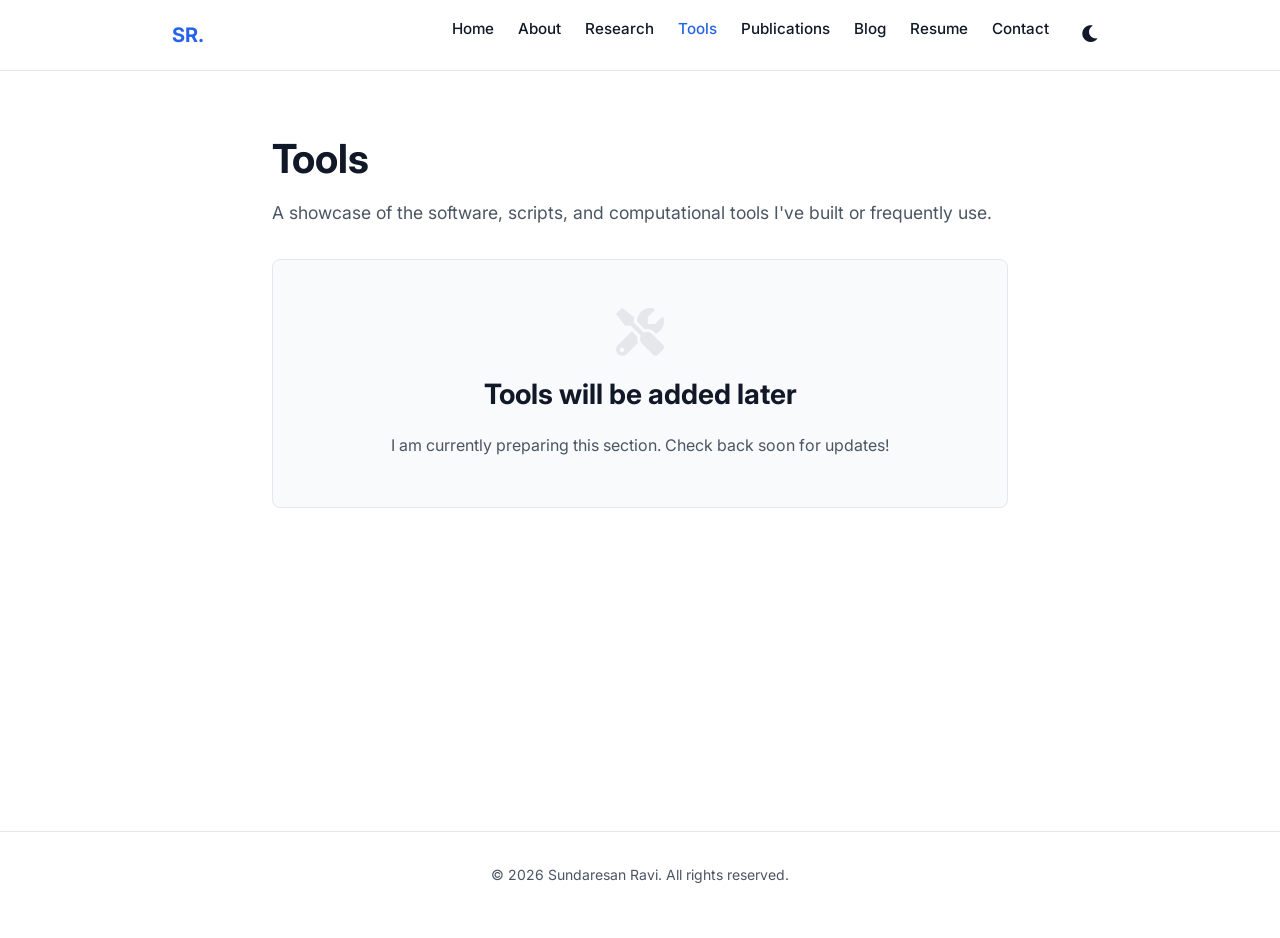
<file: tools.html>
<!DOCTYPE html>
<html lang="en">
<head>
  <meta charset="UTF-8">
  <meta name="viewport" content="width=device-width, initial-scale=1.0">
  <meta name="description" content="Tools used by Sundaresan Ravi">
  <title>Tools | Sundaresan Ravi</title>
  <link rel="stylesheet" href="css/style.css">
  <link href="https://fonts.googleapis.com/css2?family=Inter:wght@400;500;700&display=swap" rel="stylesheet">
  <link rel="stylesheet" href="https://cdnjs.cloudflare.com/ajax/libs/font-awesome/6.0.0/css/all.min.css">
</head>
<body>
  <header>
    <nav>
      <div class="logo">
        <a href="index.html" style="font-weight: 700; font-size: 1.25rem;">SR.</a>
      </div>
      <button class="mobile-menu-btn" id="mobile-menu-btn" aria-label="Toggle navigation menu" aria-expanded="false">
        <i class="fas fa-bars"></i>
      </button>
      <ul class="nav-links" id="nav-links">
        <li><a href="index.html">Home</a></li>
        <li><a href="about.html">About</a></li>
        <li><a href="research.html">Research</a></li>
        <li><a href="tools.html">Tools</a></li>
        <li><a href="publications.html">Publications</a></li>
        <li><a href="blog.html">Blog</a></li>
        <li><a href="resume.html">Resume</a></li>
        <li><a href="contact.html">Contact</a></li>
        <li>
          <button class="theme-toggle" id="theme-toggle" aria-label="Toggle dark mode">
            <i class="fas fa-moon"></i>
          </button>
        </li>
      </ul>
    </nav>
  </header>

  <main class="fade-in">
    <h1>Tools</h1>
    <p style="font-size: 1.1rem; margin-bottom: 2rem;">
      A showcase of the software, scripts, and computational tools I've built or frequently use.
    </p>

    <div class="card" style="text-align: center; padding: 3rem 1.5rem;">
      <i class="fas fa-tools" style="font-size: 3rem; color: var(--border-color); margin-bottom: 1rem;"></i>
      <h2 style="border: none; margin-top: 0; padding-bottom: 0;">Tools will be added later</h2>
      <p style="margin-bottom: 0;">I am currently preparing this section. Check back soon for updates!</p>
    </div>
  </main>

  <footer>
    <p>&copy; 2026 Sundaresan Ravi. All rights reserved.</p>
  </footer>
  <script src="js/main.js"></script>
</body>
</html>
</file>
<file: css/style.css>
:root {
  --bg-color: #ffffff;
  --text-main: #111827;
  --text-muted: #4b5563;
  --accent-color: #2563eb;
  --accent-hover: #1d4ed8;
  --nav-bg: rgba(255, 255, 255, 0.8);
  --border-color: #e5e7eb;
  --card-bg: #f9fafb;
}

[data-theme="dark"] {
  --bg-color: #000000;
  --text-main: #ffffff;
  --text-muted: #a1a1aa;
  --accent-color: #60a5fa;
  --accent-hover: #93c5fd;
  --nav-bg: rgba(0, 0, 0, 0.8);
  --border-color: #27272a;
  --card-bg: #121212;
}

* {
  margin: 0;
  padding: 0;
  box-sizing: border-box;
}

body {
  font-family: 'Inter', -apple-system, BlinkMacSystemFont, "Segoe UI", Roboto, Helvetica, Arial, sans-serif;
  background-color: var(--bg-color);
  color: var(--text-main);
  line-height: 1.6;
  transition: background-color 0.3s ease, color 0.3s ease;
}

a {
  color: var(--accent-color);
  text-decoration: none;
  transition: color 0.2s ease;
}

a:hover {
  color: var(--accent-hover);
}

header {
  position: sticky;
  top: 0;
  z-index: 100;
  background: var(--nav-bg);
  backdrop-filter: blur(10px);
  border-bottom: 1px solid var(--border-color);
}

nav {
  max-width: 1000px;
  margin: 0 auto;
  padding: 1rem 2rem;
  display: flex;
  justify-content: space-between;
  align-items: center;
}

.nav-links {
  display: flex;
  gap: 1.5rem;
  list-style: none;
}

.nav-links a {
  color: var(--text-main);
  font-weight: 500;
  font-size: 0.95rem;
}

.nav-links a:hover,
.nav-links a.active {
  color: var(--accent-color);
}

.theme-toggle {
  background: none;
  border: none;
  cursor: pointer;
  color: var(--text-main);
  font-size: 1.2rem;
  padding: 0.5rem;
  border-radius: 50%;
  transition: background-color 0.2s;
}

.theme-toggle:hover {
  background-color: var(--card-bg);
}

.mobile-menu-btn {
  display: none;
  background: none;
  border: none;
  cursor: pointer;
  color: var(--text-main);
  font-size: 1.5rem;
}

main {
  max-width: 800px;
  margin: 0 auto;
  padding: 4rem 2rem;
  min-height: calc(100vh - 140px);
}

h1, h2, h3, h4 {
  color: var(--text-main);
  margin-bottom: 1rem;
  font-weight: 700;
}

h1 {
  font-size: 2.5rem;
  line-height: 1.2;
}

h2 {
  font-size: 1.75rem;
  margin-top: 2.5rem;
  border-bottom: 1px solid var(--border-color);
  padding-bottom: 0.5rem;
}

h3 {
  font-size: 1.25rem;
  margin-top: 1.5rem;
}

p {
  margin-bottom: 1.2rem;
  color: var(--text-muted);
}

.hero {
  display: flex;
  align-items: center;
  gap: 2rem;
  margin-bottom: 3rem;
}

.hero-text {
  flex: 1;
}

.hero-text h1 {
  margin-bottom: 0.5rem;
}

.hero-text .tagline {
  font-size: 1.25rem;
  color: var(--accent-color);
  margin-bottom: 1rem;
  font-weight: 500;
}

.btn {
  display: inline-block;
  padding: 0.5rem 1.25rem;
  border-radius: 6px;
  font-weight: 500;
  text-align: center;
  transition: background-color 0.2s, color 0.2s;
  cursor: pointer;
}

.btn-primary {
  background-color: var(--accent-color);
  color: #fff !important;
}

.btn-primary:hover {
  background-color: var(--accent-hover);
}

.btn-outline {
  border: 1px solid var(--border-color);
  color: var(--text-main) !important;
}

.btn-outline:hover {
  border-color: var(--accent-color);
  color: var(--accent-color) !important;
}

.card {
  background-color: var(--card-bg);
  border: 1px solid var(--border-color);
  border-radius: 8px;
  padding: 1.5rem;
  margin-bottom: 1.5rem;
  transition: transform 0.2s, box-shadow 0.2s;
}

.card:hover {
  transform: translateY(-2px);
  box-shadow: 0 4px 6px -1px rgba(0, 0, 0, 0.1);
}

.card h3 {
  margin-top: 0;
  margin-bottom: 0.5rem;
}

.card-meta {
  font-size: 0.875rem;
  color: var(--text-muted);
  margin-bottom: 1rem;
  font-weight: 500;
}

.tag-list {
  display: flex;
  flex-wrap: wrap;
  gap: 0.5rem;
  margin-top: 1rem;
}

.tag {
  background-color: var(--bg-color);
  border: 1px solid var(--border-color);
  padding: 0.25rem 0.75rem;
  border-radius: 9999px;
  font-size: 0.75rem;
  font-weight: 500;
  color: var(--text-muted);
}

.timeline {
  position: relative;
  border-left: 2px solid var(--border-color);
  padding-left: 1.5rem;
  margin-top: 2rem;
}

.timeline-item {
  position: relative;
  margin-bottom: 2rem;
}

.timeline-item::before {
  content: '';
  position: absolute;
  left: -1.85rem;
  top: 0.3rem;
  width: 0.75rem;
  height: 0.75rem;
  background-color: var(--accent-color);
  border-radius: 50%;
  border: 2px solid var(--bg-color);
}

.contact-grid {
  display: grid;
  grid-template-columns: repeat(auto-fit, minmax(250px, 1fr));
  gap: 1.5rem;
  margin-top: 2rem;
}

.contact-item {
  display: flex;
  align-items: center;
  gap: 1rem;
  padding: 1rem;
  background: var(--card-bg);
  border: 1px solid var(--border-color);
  border-radius: 8px;
}

.contact-item i {
  font-size: 1.5rem;
  color: var(--accent-color);
}

footer {
  text-align: center;
  padding: 2rem;
  border-top: 1px solid var(--border-color);
  color: var(--text-muted);
  font-size: 0.875rem;
}

/* Animations */
.fade-in {
  animation: fadeIn 0.5s ease-in-out;
}

@keyframes fadeIn {
  from { opacity: 0; transform: translateY(10px); }
  to { opacity: 1; transform: translateY(0); }
}

/* Responsive */
@media (max-width: 768px) {
  .nav-links {
    display: none;
    position: absolute;
    top: 100%;
    left: 0;
    width: 100%;
    background: var(--nav-bg);
    flex-direction: column;
    padding: 1rem;
    border-bottom: 1px solid var(--border-color);
    text-align: center;
  }
  
  .nav-links.show {
    display: flex;
  }
  
  .mobile-menu-btn {
    display: block;
  }
  
  .hero {
    flex-direction: column-reverse;
    text-align: center;
  }
  
  main {
    padding: 2rem 1.5rem;
  }
}
</file>
